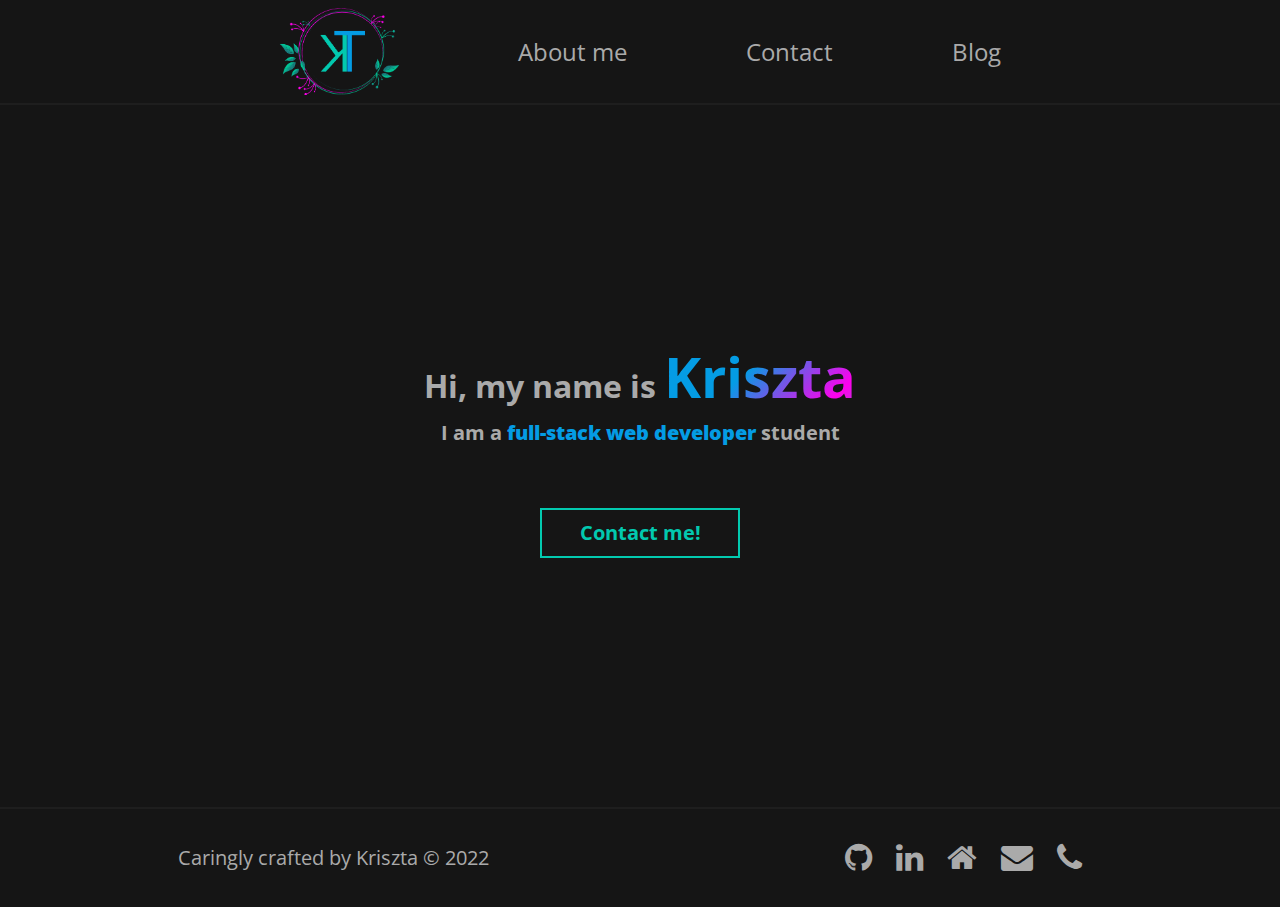
<file: index.html>
<!DOCTYPE html>
<html lang="en">
<head>
   <!--  Set up default values -->
    <meta charset="UTF-8">
    <meta http-equiv="X-UA-Compatible" content="IE=edge">
    <meta name="viewport" content="width=device-width, initial-scale=1.0">

    <!-- Link the css style sheet to the html document -->
    <link rel="stylesheet" href="css/style.css">

    <!-- Link the font from fonts.google.com that is used for the html document -->   
    <link rel="preconnect" href="https://fonts.googleapis.com">
    <link rel="preconnect" href="https://fonts.gstatic.com" crossorigin>
    <link href="https://fonts.googleapis.com/css2?family=Open+Sans:ital,wght@0,300;0,400;0,700;1,300;1,400;1,700&display=swap" rel="stylesheet">

    <!-- Link icons from font awesome for social media logos used in the footer -->
    <link rel="stylesheet" href="https://cdnjs.cloudflare.com/ajax/libs/font-awesome/4.7.0/css/font-awesome.min.css">

    <!-- Insert logo in the browser tab before the title -->

    <link rel="icon" href="img/logo.png">

    <!-- Define the title of the browser tab for the page -->
    <title>Kriszta's - Portfolio page</title>
</head>
<body class="body">
    <!-- Set up the header component of the page -->
    <header class="header">
        <div class="header-container">
        <!-- create main menu component for desktop and tablet viewport -->
        <nav id="main-menu">
            <ul>
              <li><a href="./index.html"><img class="logo" src="img/logo.png" alt="logo"></a></li>
              <li><a class="about" href="./pages/about.html">About me</a></li>
              <li><a class="contact" href="./pages/contact.html">Contact</a></li>
              <li><a class="blog" href="./pages/blog.html">Blog</a></li>
            </ul>
          </nav>
          
          <!-- Create hamburger menu component for mobile viewport -->
            <a href="/"><img class="logo-mobile" src="img/logo.png" alt="logo"></a>
            <input type="checkbox" id="hamburger-input" class="burger-shower" >
            <label  id="hamburger-menu" for="hamburger-input"  >
            
        <nav id="sidebar-menu">        
                    <ul role="list" class="nav-list" id="navigation">
                        <li><a class="about" href="./pages/about.html">About me</a></li>
                        <li><a class="contact" href="./pages/contact.html">Contact</a></li>
                        <li><a class="blog" href="./pages/blog.html">Blog</a></li>
                    </ul> 
                </nav>
            </label>
            <div class="overlay"></div>    
        </div>
    </header>

    <!-- Set up the main content component of the index page -->
    <main class="main-index">
        <section class="text-zone">
           <h2 class="main-line">Hi, my name is  <b class="name"> Kriszta </b> </h2> 
           <p>I am a <b class="profession">full-stack web developer</b>  student</p>
        </section>
        <section>
            <a href="./pages/contact.html"> <button class="main-btn" > Contact me! </button></a>
        </section>
    </main>

     <!-- Set up the footer component-->
     <footer class="footer">
        <!-- Social media icons component --> 
        <section class="social-icons">
            <ul>
                <li class="icon-li">
                    <a href="https://github.com/KrisztaT/T1A2-Portfolio" target="_blank"><i class="fa fa-github fa-2x" aria-hidden="true"></i></a>
                </li>

                <li class="icon-li">
                    <a href="https://www.linkedin.com/in/ktesenyi" target="_blank"><i class="fa fa-linkedin fa-2x" aria-hidden="true"></i></a>
                    
                </li>

                <li class="icon-li">
                    <a href="../index.html"><i class="fa fa-home fa-2x" aria-hidden="true"></i></a>
                    
                </li>

                 <li class="icon-li">
                    <a href="mailto:tesenyik@gmail.com"><i class="fa fa-envelope fa-2x" aria-hidden="true"></i></a>
                </li>

                <li class="icon-li">
                    <a href="tel:0491570006"><i class="fa fa-phone fa-2x" aria-hidden="true"></i></a>
                </li>

            </ul>
        </section>
        <section class="foot-txt"><p>Caringly crafted by Kriszta &copy 2022 </p></section>
        
    </footer> 
</body>
</html>
</file>
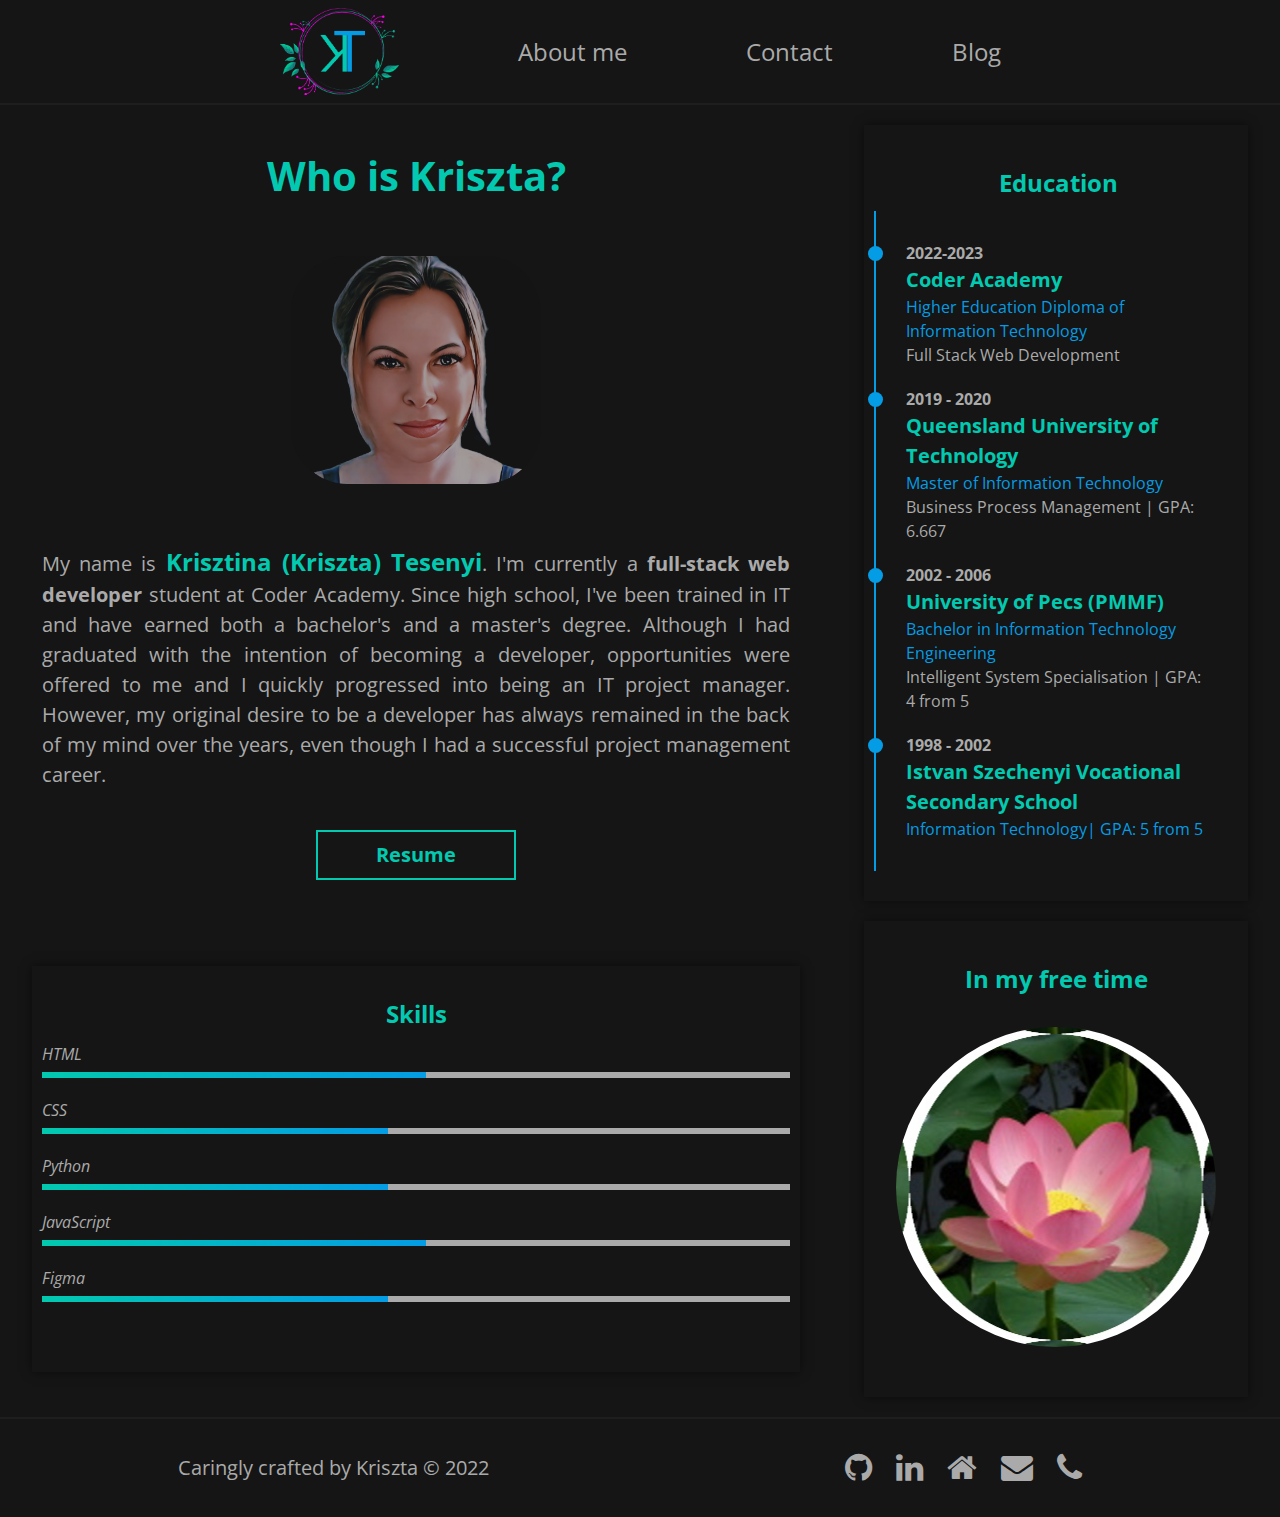
<file: pages/about.html>
<!DOCTYPE html>
<html lang="en">
<head>
   <!--  Set up default values -->
    <meta charset="UTF-8">
    <meta http-equiv="X-UA-Compatible" content="IE=edge">
    <meta name="viewport" content="width=device-width, initial-scale=1.0">

    <!-- Link the css style sheet to the html document -->
    <link rel="stylesheet" href="../css/style.css">

    <!-- Link the font from fonts.google.com that is used for the html document -->   
    <link rel="preconnect" href="https://fonts.googleapis.com">
    <link rel="preconnect" href="https://fonts.gstatic.com" crossorigin>
    <link href="https://fonts.googleapis.com/css2?family=Open+Sans:ital,wght@0,300;0,400;0,700;1,300;1,400;1,700&display=swap" rel="stylesheet">

    <!-- Link icons from font awesome for social media logos used in the footer -->
    <link rel="stylesheet" href="https://cdnjs.cloudflare.com/ajax/libs/font-awesome/4.7.0/css/font-awesome.min.css">

    <!-- Insert logo in the browser tab before the title -->

    <link rel="icon" href="../img/logo.png">

    <!-- Define the title of the browser tab for the page -->
    <title>Kriszta's - Portfolio page</title>
</head>

<body class="body">
    <!-- Set up the header component of the page -->
    <header class="header">
        <div class="header-container">
        <!-- create main menu component for desktop and tablet viewport -->
        <nav id="main-menu">
            <ul>
              <li><a href="../index.html"><img class="logo" src="../img/logo.png" alt="logo"></a></li>
              <li><a href="./about.html">About me</a></li>
              <li><a href="./contact.html">Contact</a></li>
              <li><a href="./blog.html">Blog</a></li>
            </ul>
          </nav>
          
          <!-- Create hamburger menu component for mobile viewport -->
        <a href="../index.html"><img class="logo-mobile" src="../img/logo.png" alt="logo"></a>
        <input type="checkbox" id="hamburger-input" class="burger-shower" >
        <label  id="hamburger-menu" for="hamburger-input"  >
            
        <nav id="sidebar-menu">        
                    <ul role="list" class="nav-list" id="navigation">
                        <li><a class="about" href="./about.html">About me</a></li>
                        <li><a class="contact" href="./contact.html">Contact</a></li>
                        <li><a class="blog" href="./blog.html">Blog</a></li>
                    </ul> 
                </nav>
            </label>
            <div class="overlay"></div>    
        </div>
    </header>

    <!-- Set up the main content of the about me page -->
    <main class="main-about">
        <!-- Short introduction component with headline, picture, textual information and a resume button -->
        <section class="about-left">
            <h1 class="headline">Who is Kriszta?</h1>
            <img class="me-photo" src="../img/kriszta.png" alt="kriszta picture">
            <p> My name is <b class="full-name">Krisztina (Kriszta) Tesenyi</b>. I'm currently a <b>full-stack web developer</b>  student at Coder Academy.
                Since high school, I've been trained in IT and have earned both a bachelor's and a master's degree.                
                Although I had graduated with the intention of becoming a developer, opportunities were offered to me and I quickly progressed into being an IT project manager.
                However, my original desire to be a developer has always remained in the back of my mind over the years, even though I had a successful project management career.
            </p>
            <a href="../doc/KrisztinaTesenyiResume.docx" target="_blank"><button class="resume-btn">Resume</button></a>
        </section>

        <!-- Vertical timeline component includes textual information about my education journey-->
        <section class="vertical-timeline">
            <h2 class="timeline-title">Education</h2>
            <ul role="list" class="timeline">

                <li class="li-school">
                    <p class="date"> 2022-2023</p>
                    <div class="info">
                        <h3 class="school">Coder Academy  </h3>
                        <p class="title">Higher Education Diploma of Information Technology </p>
                        <p>Full Stack Web Development</p>
                    </div>
                </li>

                <li class="li-school">
                    <p class="date"> 2019 - 2020</p>
                    <div class="info">
                        <h3 class="school">Queensland University of Technology  </h3>
                        <p class="title">Master of Information Technology </p>
                        <p>Business Process Management | GPA: 6.667</p>
                    </div>
                </li>

                <li class="li-school">
                    <p class="date">2002 - 2006</p>
                    <div class="info">
                        <h3 class="school">University of Pecs (PMMF) </h3>
                        <p class="title">Bachelor in Information Technology Engineering  </p>
                        <p>Intelligent System Specialisation | GPA: 4 from 5</p>
                    </div>
                </li>
              
                <li class="li-school">
                    <p class="date">1998 - 2002</p>
                    <div class="info">
                        <h3 class="school">Istvan Szechenyi Vocational Secondary School</h3>
                        <p class="title">Information Technology| GPA: 5 from 5</p>
                    </div>
                </li>

            </ul>
        </section>
     
        <!-- Skill bar component includes information about my skills, they are for presentation purposes -->
        <section class="skill-bar">
            <h2 class="skill-title">Skills</h2>
            <ul role="list" class="my-skills">

                <li><span class="html5"></span><em>HTML</em></li>
                <li><span class="css3"></span><em>CSS</em></li>
                <li><span class="python"></span><em>Python</em></li>
                <li><span class="js"></span><em>JavaScript</em></li>
                <li><span class="figma"></span><em>Figma</em></li>
                
            </ul>
        </section>

        <!-- Hobby card component include pictures about my hobbies, styled with css  -->
        <section class="hobby-card">
            <h2 class="slider-title">In my free time</h2>
            <div class="hobby-pics"></div>
        </section>  

    </main>

    <!-- Set up the footer component-->
    <footer class="footer">
        <!-- Social media icons component --> 
        <section class="social-icons">
            <ul>
                <li class="icon-li">
                    <a href="https://github.com/KrisztaT/T1A2-Portfolio" target="_blank"><i class="fa fa-github fa-2x" aria-hidden="true"></i></a>
                </li>

                <li class="icon-li">
                    <a href="https://www.linkedin.com/in/ktesenyi" target="_blank"><i class="fa fa-linkedin fa-2x" aria-hidden="true"></i></a>
                    
                </li>

                <li class="icon-li">
                    <a href="../index.html"><i class="fa fa-home fa-2x" aria-hidden="true"></i></a>
                    
                </li>

                 <li class="icon-li">
                    <a href="mailto:tesenyik@gmail.com"><i class="fa fa-envelope fa-2x" aria-hidden="true"></i></a>
                </li>

                <li class="icon-li">
                    <a href="tel:0491570006"><i class="fa fa-phone fa-2x" aria-hidden="true"></i></a>
                </li>

            </ul>
        </section>
        <section class="foot-txt"><p>Caringly crafted by Kriszta &copy 2022 </p></section>
        
    </footer> 

</body>
</html>
</file>
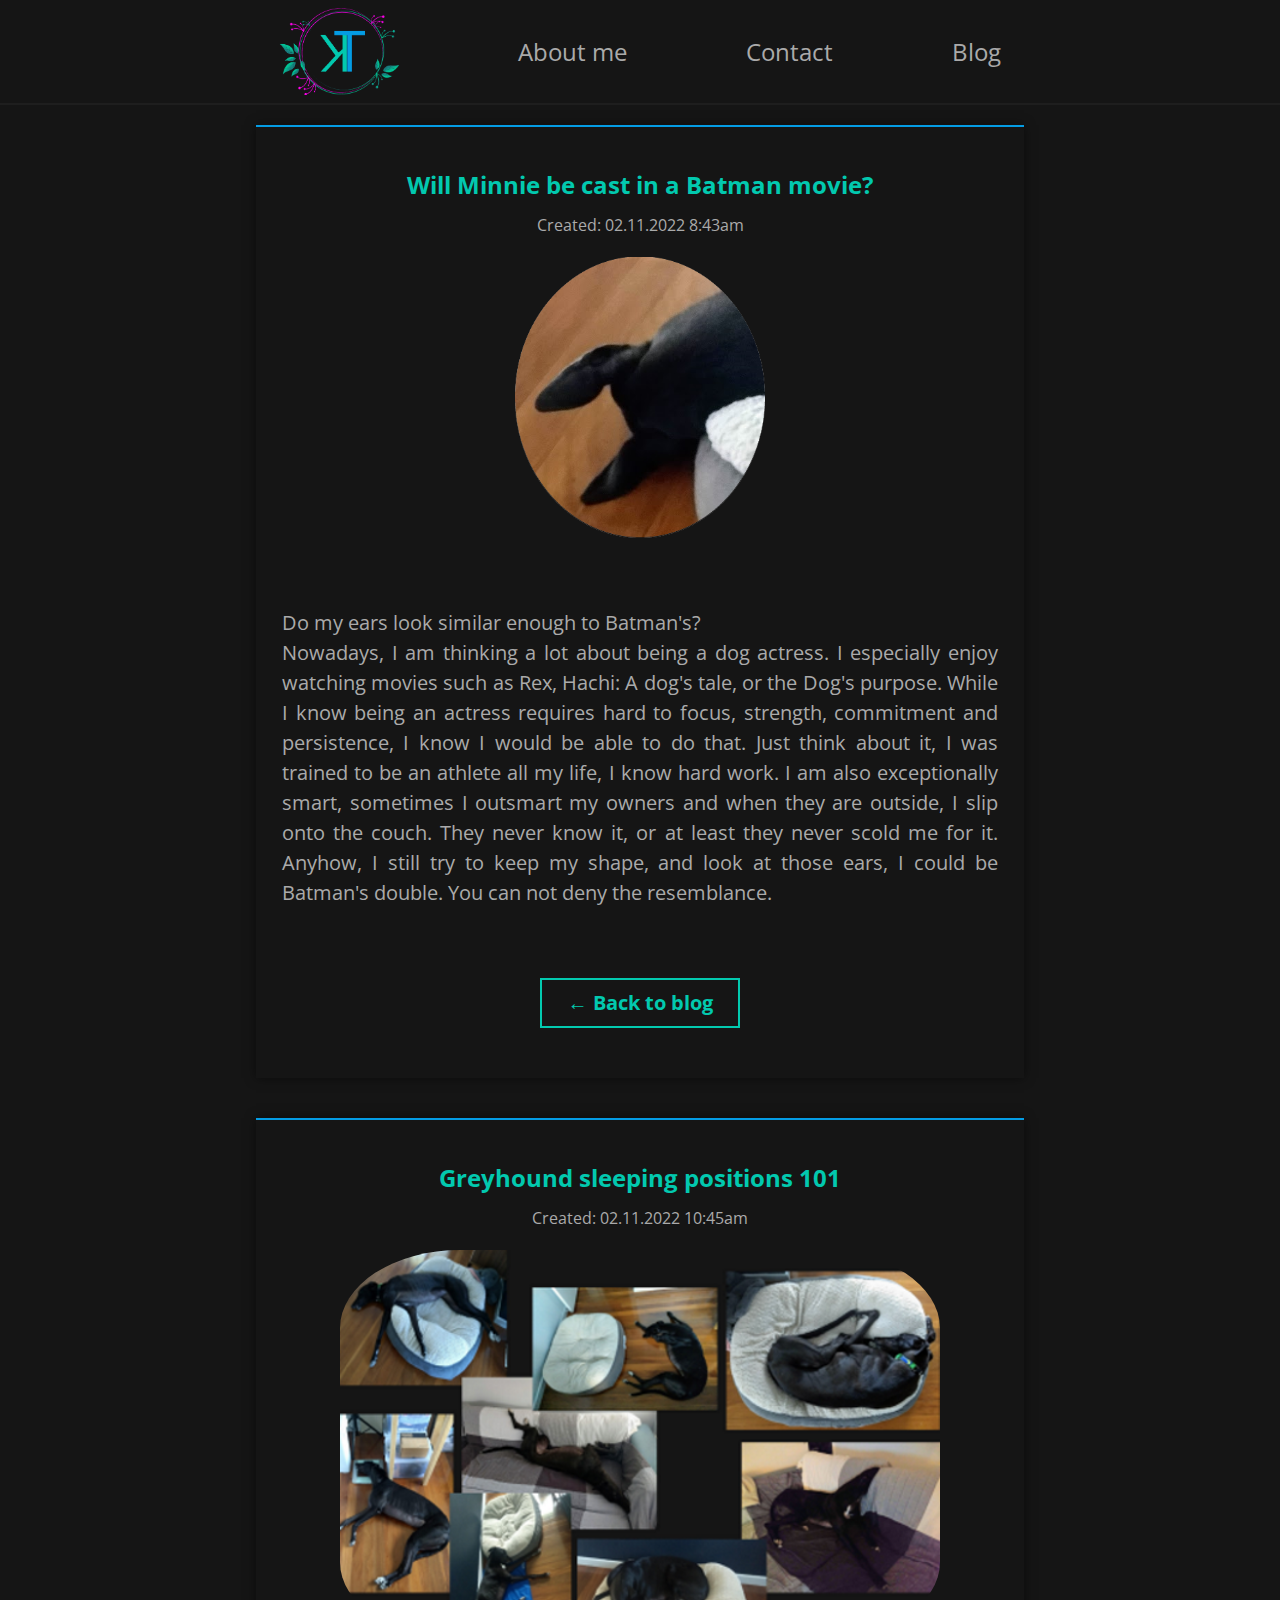
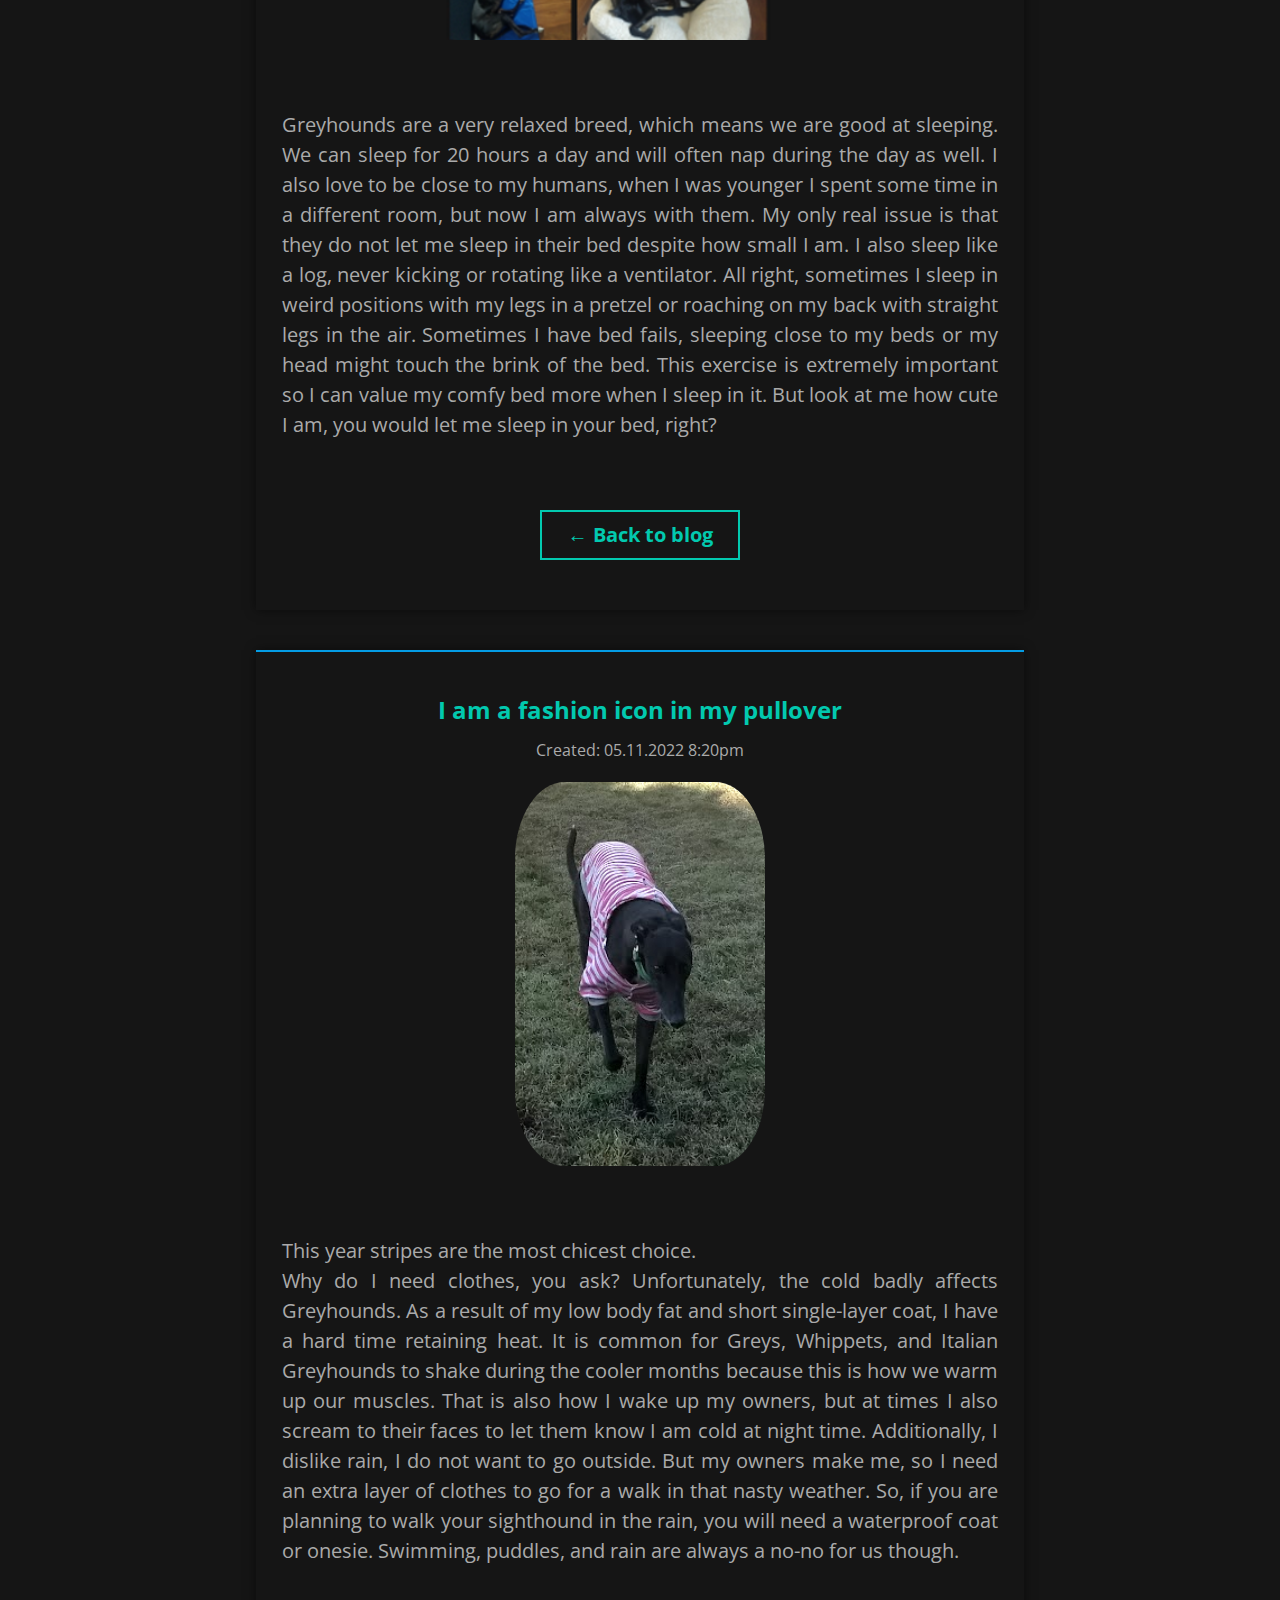
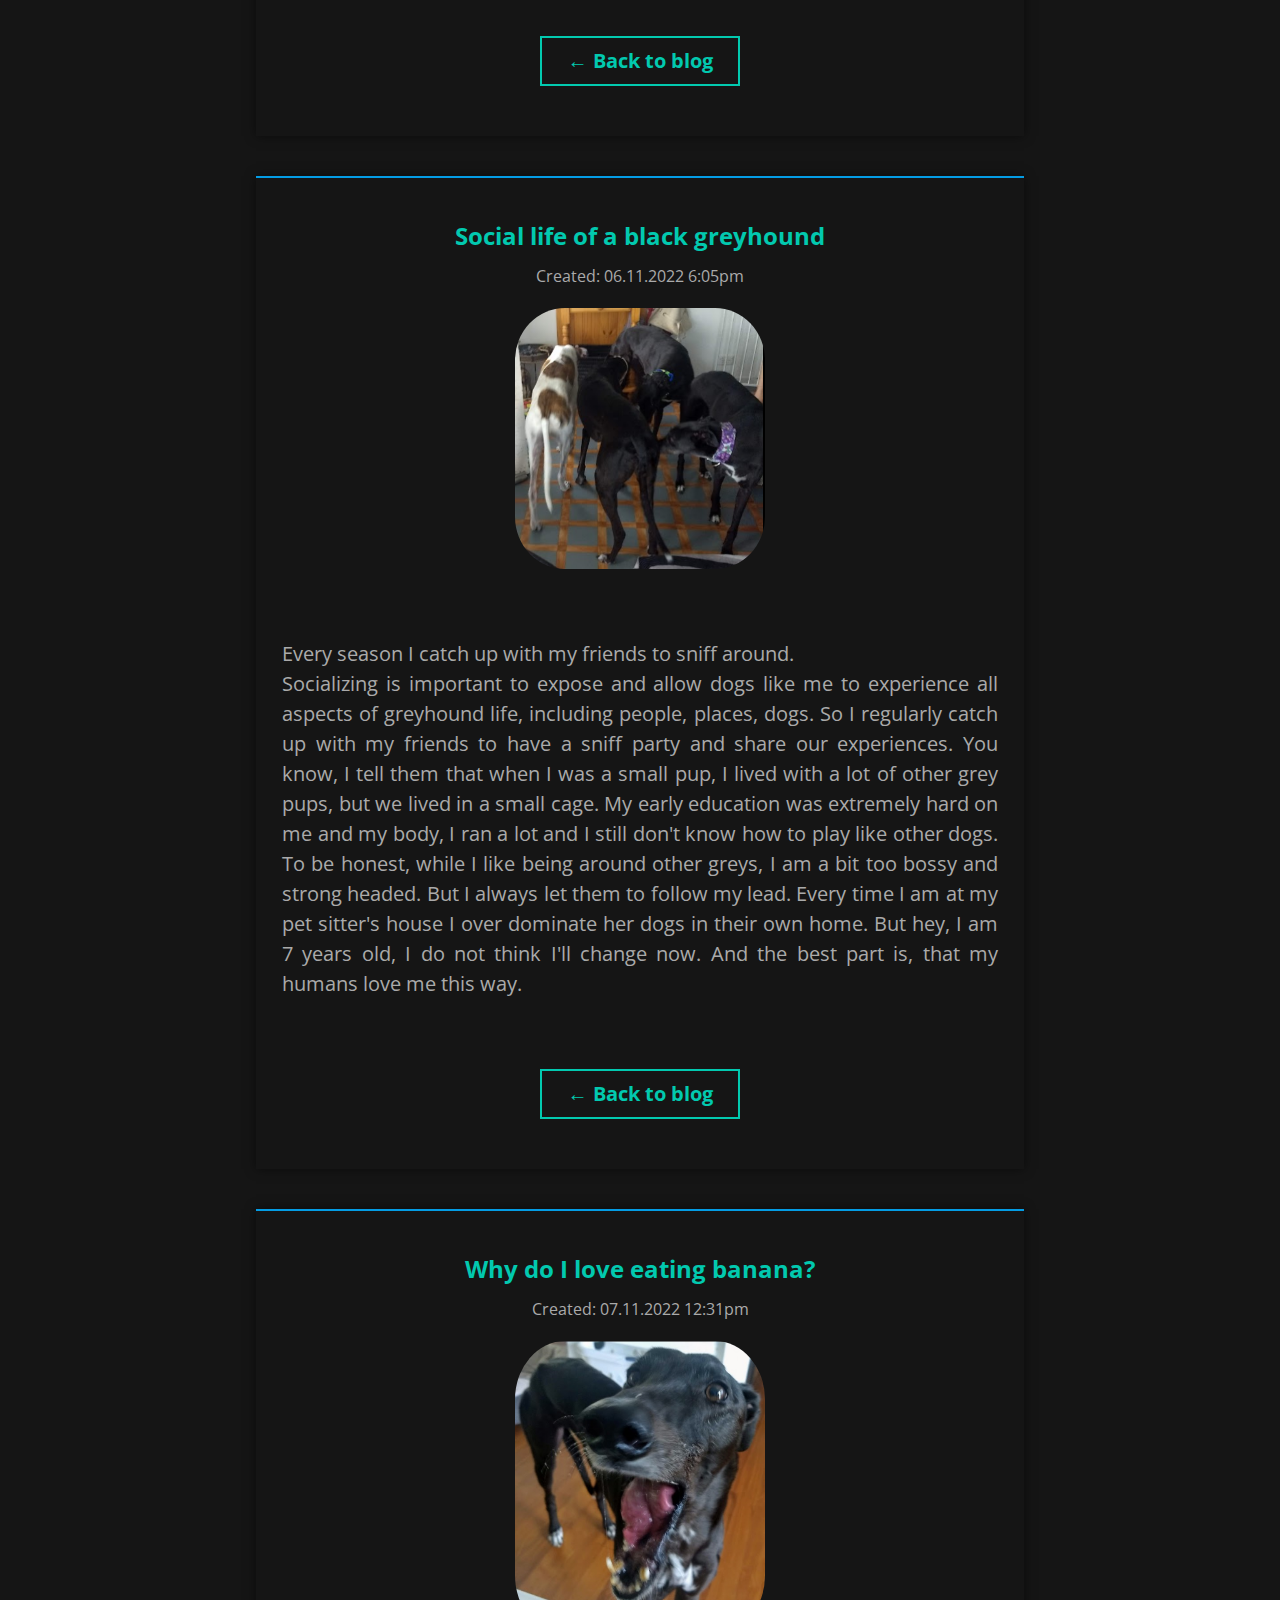
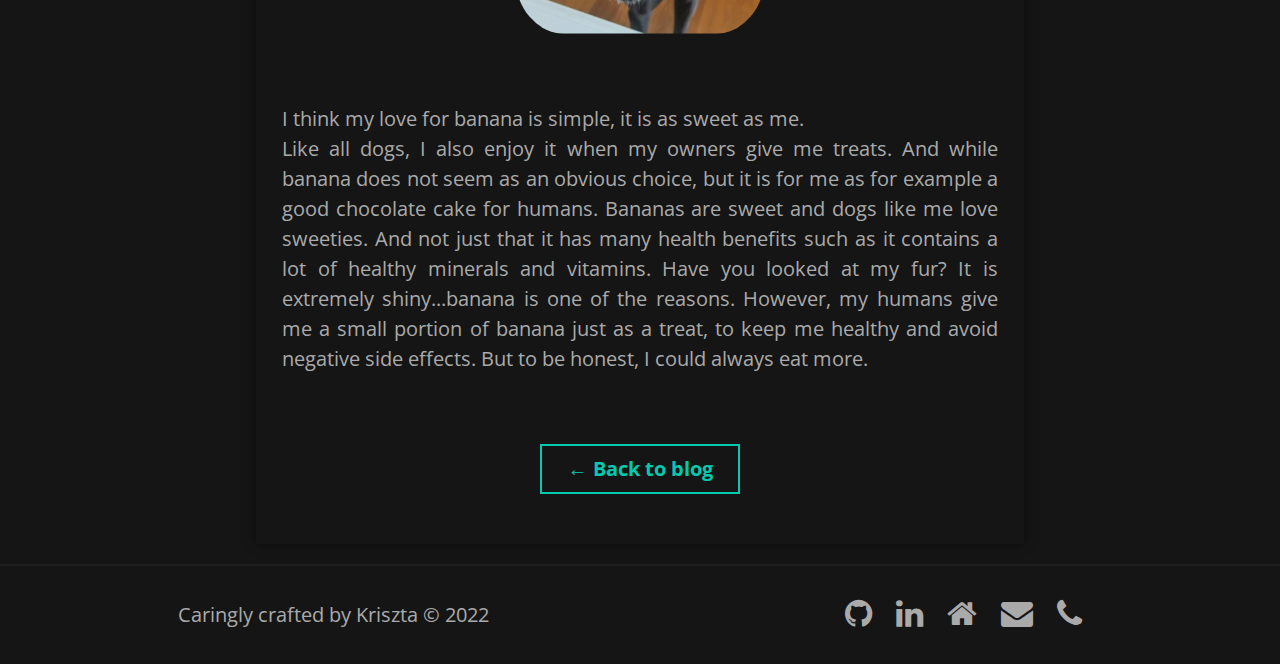
<file: pages/blog-posts.html>
<!DOCTYPE html>
<html lang="en">
<head>
   <!--  Set up default values -->
    <meta charset="UTF-8">
    <meta http-equiv="X-UA-Compatible" content="IE=edge">
    <meta name="viewport" content="width=device-width, initial-scale=1.0">

    <!-- Link the css style sheet to the html document -->
    <link rel="stylesheet" href="../css/style.css">

    <!-- Link the font from fonts.google.com that is used for the html document -->   
    <link rel="preconnect" href="https://fonts.googleapis.com">
    <link rel="preconnect" href="https://fonts.gstatic.com" crossorigin>
    <link href="https://fonts.googleapis.com/css2?family=Open+Sans:ital,wght@0,300;0,400;0,700;1,300;1,400;1,700&display=swap" rel="stylesheet">

    <!-- Link icons from font awesome for social media logos used in the footer -->
    <link rel="stylesheet" href="https://cdnjs.cloudflare.com/ajax/libs/font-awesome/4.7.0/css/font-awesome.min.css">

    <!-- Insert logo in the browser tab before the title -->

    <link rel="icon" href="../img/logo.png">

    <!-- Define the title of the browser tab for the page -->
    <title>Kriszta's - Portfolio page</title>
</head>
<body class="body">
    <!-- Set up the header component of the page -->
    <header class="header">
        <div class="header-container">
        <!-- create main menu component for desktop and tablet viewport -->
        <nav id="main-menu">
            <ul>
              <li><a href="../index.html"><img class="logo" src="../img/logo.png" alt="logo"></a></li>
              <li><a href="./about.html">About me</a></li>
              <li><a href="./contact.html">Contact</a></li>
              <li><a href="./blog.html">Blog</a></li>
            </ul>
          </nav>
          
          <!-- Create hamburger menu component for mobile viewport -->
            <a href="../index.html"><img class="logo-mobile" src="../img/logo.png" alt="logo"></a>
            <input type="checkbox" id="hamburger-input" class="burger-shower" >
            <label  id="hamburger-menu" for="hamburger-input"  >
            
        <nav id="sidebar-menu">        
                    <ul role="list" class="nav-list" id="navigation">
                        <li><a class="about" href="./about.html">About me</a></li>
                        <li><a class="contact" href="./contact.html">Contact</a></li>
                        <li><a class="blog" href="./blog.html">Blog</a></li>
                    </ul> 
                </nav>
            </label>
            <div class="overlay"></div>    
        </div>
    </header>

    <!-- Set up the main content of the blog page -->
    <main class="main-blog-posts">
        <!-- blog posts component -->
        <section class="blog-posts">

            <article id="article1" class="blog-post">
                <h2 class="blog-title">Will Minnie be cast in a Batman movie?</h2>
                <time class="date" datetime="2022-11-02 8:43">Created: 02.11.2022 8:43am</time>
                <img class="blog-img" src="../img/minnie.png" alt="Minnie">
                <p class="blog-txt"> Do my ears look similar enough to Batman's?
                    <br> Nowadays, I am thinking a lot about being a dog actress. I especially enjoy watching movies
                    such as Rex, Hachi: A dog's tale, or the Dog's purpose. While I know being an actress requires hard to focus, strength, commitment
                    and persistence, I know I would be able to do that. Just think about it, I was trained to be an athlete all my life, I know hard
                    work. I am also exceptionally smart, sometimes I outsmart my owners and when they are outside, I slip onto the couch. They never know it,
                    or at least they never scold me for it. Anyhow, I still try to keep my shape, and look at those ears, I could be Batman's double. You can not
                    deny the resemblance.
                </p>
                <a href="./blog.html"><button class="back-btn">&#8592; Back to blog</button></a>
            </article>

            <article id="article2" class="blog-post">
                <h2 class="blog-title">Greyhound sleeping positions 101</h2>
                <time class="date" datetime="2022-11-02 8:43">Created: 02.11.2022 10:45am</time>
                <img class="blog-img" src="../img/minnie-sleep.png" alt="Minnie sleeping" style="width:600px">
                <p class="blog-txt">Greyhounds are a very relaxed breed, which means we are good at sleeping. 
                    We can sleep for 20 hours a day and will often nap during the day as well. I also love
                    to be close to my humans, when I was younger I spent some time in a different room, but now I am always with them.
                    My only real issue is that they do not let me sleep in their bed despite how small I am. I also sleep like a log, never kicking or rotating like a ventilator.
                    All right, sometimes I sleep in weird positions with my legs in a pretzel or roaching on my back with straight legs in the air. Sometimes I have bed fails, sleeping close to my beds
                    or my head might touch the brink of the bed. This exercise is extremely important so I can value my comfy bed more when I sleep in it. But look at me how cute I am, you would let me sleep in your bed, right?
                </p>
                <a href="./blog.html"><button class="back-btn">&#8592; Back to blog</button></a>
            </article>

            <article id="article3" class="blog-post">
                <h2 class="blog-title">I am a fashion icon in my pullover</h2>
                <time class="date" datetime="2022-11-02 8:43">Created: 05.11.2022 8:20pm</time>
                <img class="blog-img" src="../img/minnie-yoga.png" alt="Minnie Yoga">
                <p class="blog-txt"> This year stripes are the most chicest choice.
                    <br> Why do I need clothes, you ask? Unfortunately, the cold badly affects Greyhounds.
                    As a result of my low body fat and short single-layer coat, I have a hard time retaining heat. It is common for Greys, Whippets, and Italian Greyhounds to shake during the cooler months because this is how we warm up our muscles.
                    That is also how I wake up my owners, but at times I also scream to their faces to let them know I am cold at night time.
                    Additionally, I dislike rain, I do not want to go outside. But my owners make me, so I need an extra layer of clothes to go for a walk in that nasty weather.
                    So, if you are planning to walk your sighthound in the rain, you will need a waterproof coat or onesie. Swimming, puddles, and rain are always a no-no for us though.
                </p>
                <a href="./blog.html"><button class="back-btn">&#8592; Back to blog</button></a>
            </article>

            <article id="article4" class="blog-post">
                <h2 class="blog-title">Social life of a black greyhound</h2>
                <time class="date" datetime="2022-11-02 8:43">Created: 06.11.2022 6:05pm</time>
                <img class="blog-img" src="../img/minnie-friends.png" alt="Minnie with friends">
                <p class="blog-txt"> Every season I catch up with my friends to sniff around.
                   <br> Socializing is important to expose and allow dogs like me to experience all aspects of greyhound life, including people, places, dogs.
                   So I regularly catch up with my friends to have a sniff party and share our experiences. 
                   You know, I tell them that when I was a small pup, I lived with a lot of other grey pups, but we lived in a small cage. My early education was extremely hard on me and my body, I ran a lot and I still don't know how to play like other dogs.
                   To be honest, while I like being around other greys, I am a bit too bossy and strong headed. But I always let them to follow my lead. Every time I am at my pet sitter's house I over dominate her dogs in their own home.
                    But hey, I am 7 years old, I do not think I'll change now. And the best part is, that my humans love me this way. 
                </p>
                <a href="./blog.html"><button class="back-btn">&#8592; Back to blog</button></a>
            </article>

            <article id="article5" class="blog-post">
                <h2 class="blog-title">Why do I love eating banana?</h2>
                <time class="date" datetime="2022-11-02 8:43">Created: 07.11.2022 12:31pm</time>
                <img class="blog-img" src="../img/minnie-banana.png" alt="Minnie eats banana">
                <p class="blog-txt">I think my love for banana is simple, it is as sweet as me.
                   <br> Like all dogs, I also enjoy it when my owners give me treats. And while banana does not seem
                   as an obvious choice, but it is for me as for example a good chocolate cake for humans.
                   Bananas are sweet and dogs like me love sweeties. And not just that it has many health benefits
                   such as it contains a lot of healthy minerals and vitamins. Have you looked at my fur? It is extremely
                   shiny...banana is one of the reasons. However, my humans give me a small portion of banana just as a treat, to keep
                   me healthy and avoid negative side effects. But to be honest, I could always eat more.
                </p>
                <a href="./blog.html"><button class="back-btn">&#8592; Back to blog</button></a>
            </article>

        </section>
    </main>

    <!-- Set up the footer component-->
    <footer class="footer">
        <!-- Social media icons component --> 
        <section class="social-icons">
            <ul>
                <li class="icon-li">
                    <a href="https://github.com/KrisztaT/T1A2-Portfolio" target="_blank"><i class="fa fa-github fa-2x" aria-hidden="true"></i></a>
                </li>

                <li class="icon-li">
                    <a href="https://www.linkedin.com/in/ktesenyi" target="_blank"><i class="fa fa-linkedin fa-2x" aria-hidden="true"></i></a>
                    
                </li>

                <li class="icon-li">
                    <a href="../index.html"><i class="fa fa-home fa-2x" aria-hidden="true"></i></a>
                    
                </li>

                 <li class="icon-li">
                    <a href="mailto:tesenyik@gmail.com"><i class="fa fa-envelope fa-2x" aria-hidden="true"></i></a>
                </li>

                <li class="icon-li">
                    <a href="tel:0491570006"><i class="fa fa-phone fa-2x" aria-hidden="true"></i></a>
                </li>

            </ul>
        </section>
        <section class="foot-txt"><p>Caringly crafted by Kriszta &copy 2022 </p></section>
        
    </footer> 
</body>
</html>
</file>
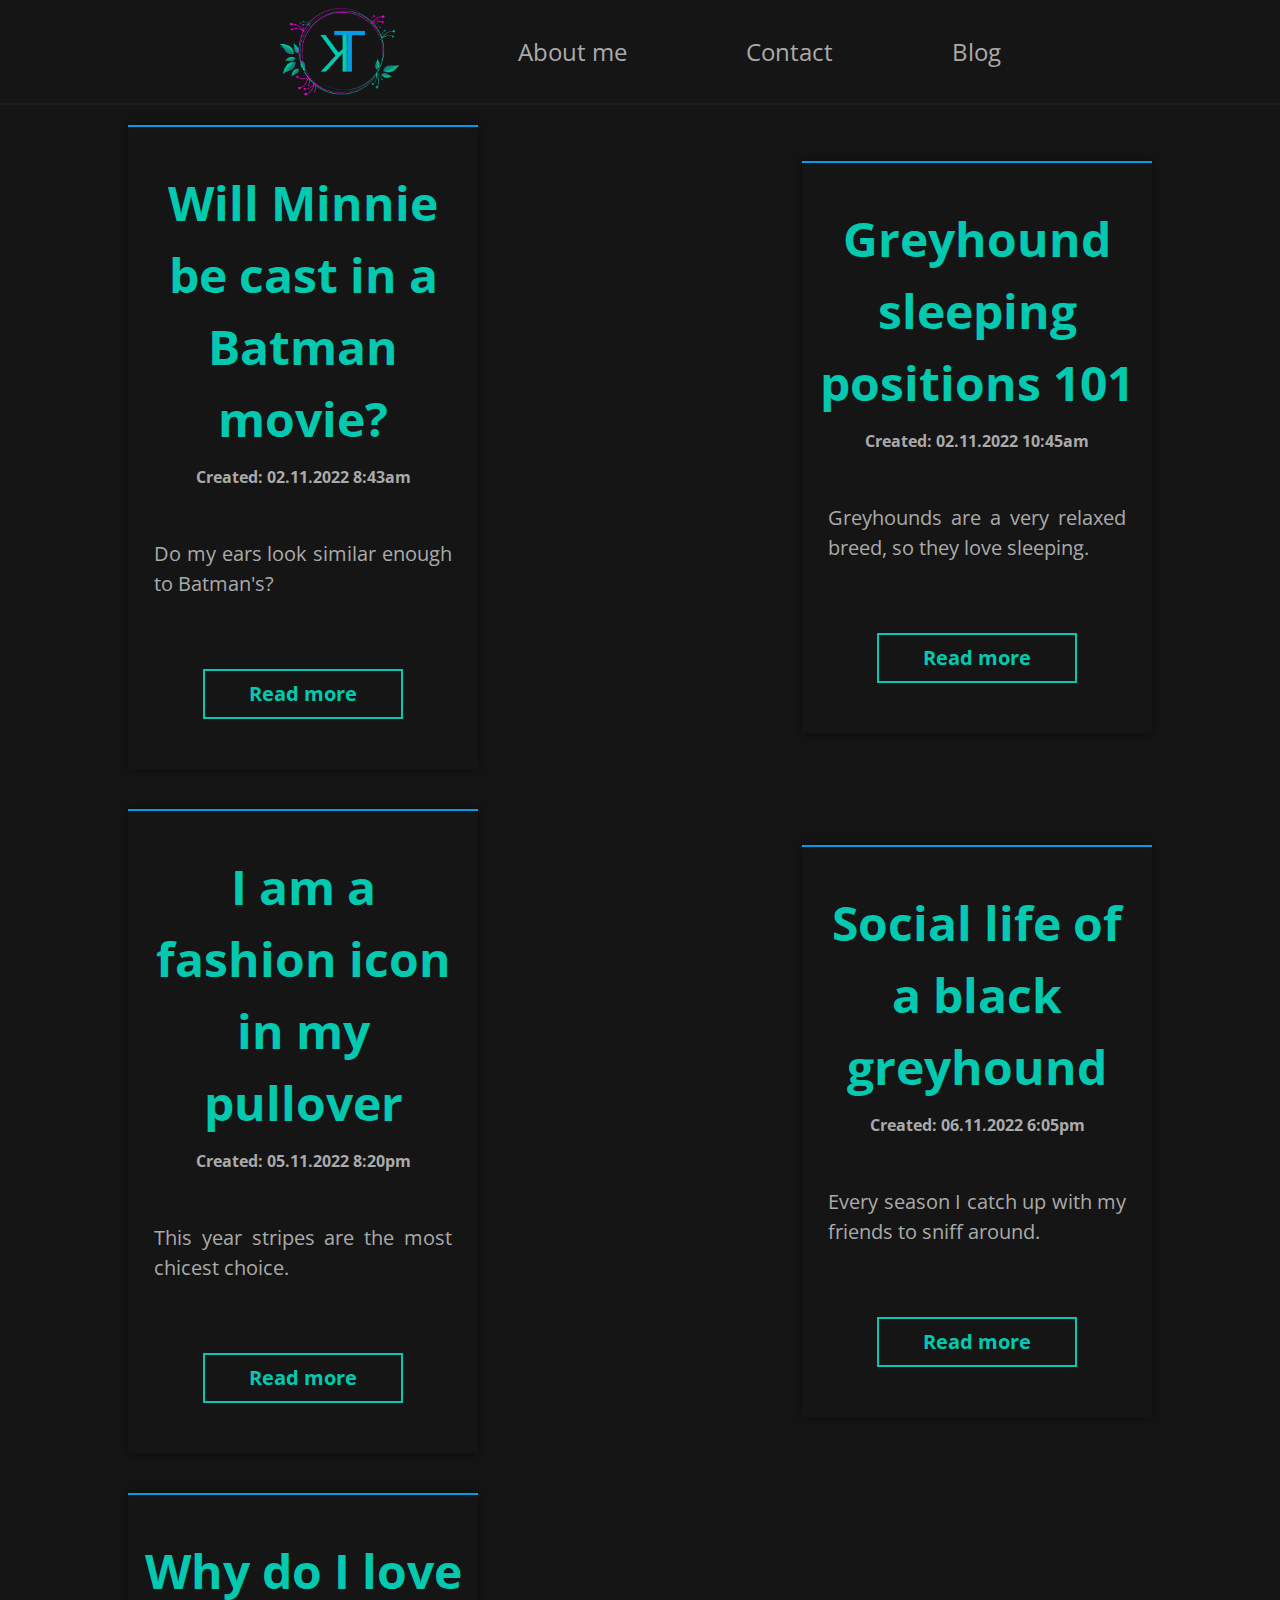
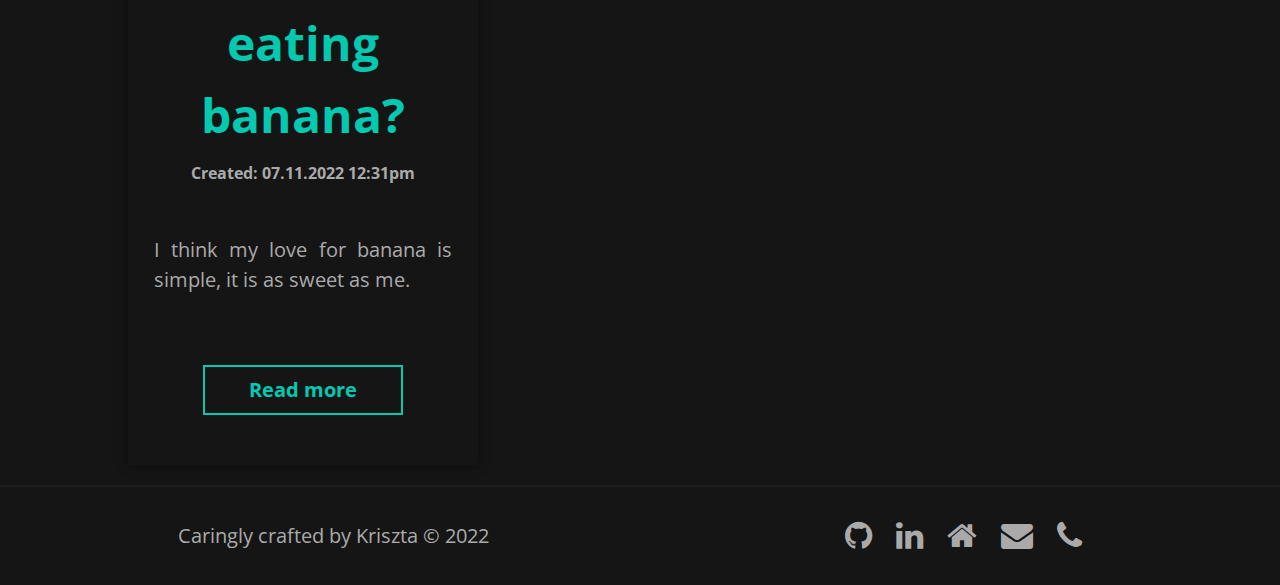
<file: pages/blog.html>
<!DOCTYPE html>
<html lang="en">
<head>
   <!--  Set up default values -->
    <meta charset="UTF-8">
    <meta http-equiv="X-UA-Compatible" content="IE=edge">
    <meta name="viewport" content="width=device-width, initial-scale=1.0">

    <!-- Link the css style sheet to the html document -->
    <link rel="stylesheet" href="../css/style.css">

    <!-- Link the font from fonts.google.com that is used for the html document -->   
    <link rel="preconnect" href="https://fonts.googleapis.com">
    <link rel="preconnect" href="https://fonts.gstatic.com" crossorigin>
    <link href="https://fonts.googleapis.com/css2?family=Open+Sans:ital,wght@0,300;0,400;0,700;1,300;1,400;1,700&display=swap" rel="stylesheet">

    <!-- Link icons from font awesome for social media logos used in the footer -->
    <link rel="stylesheet" href="https://cdnjs.cloudflare.com/ajax/libs/font-awesome/4.7.0/css/font-awesome.min.css">

    <!-- Insert logo in the browser tab before the title -->

    <link rel="icon" href="../img/logo.png">

    <!-- Define the title of the browser tab for the page -->
    <title>Kriszta's - Portfolio page</title>
</head>
<body class="body">
    <!-- Set up the header component of the page -->
    <header class="header">
        <div class="header-container">
        <!-- create main menu component for desktop and tablet viewport -->
        <nav id="main-menu">
            <ul>
              <li><a href="../index.html"><img class="logo" src="../img/logo.png" alt="logo"></a></li>
              <li><a href="./about.html">About me</a></li>
              <li><a href="./contact.html">Contact</a></li>
              <li><a href="./blog.html">Blog</a></li>
            </ul>
          </nav>
          
          <!-- Create hamburger menu component for mobile viewport -->
            <a href="../index.html"><img class="logo-mobile" src="../img/logo.png" alt="logo"></a>
            <input type="checkbox" id="hamburger-input" class="burger-shower" >
            <label  id="hamburger-menu" for="hamburger-input"  >
            
        <nav id="sidebar-menu">        
                    <ul role="list" class="nav-list" id="navigation">
                        <li><a class="about" href="./about.html">About me</a></li>
                        <li><a class="contact" href="./contact.html">Contact</a></li>
                        <li><a class="blog" href="./blog.html">Blog</a></li>
                    </ul> 
                </nav>
            </label>
            <div class="overlay"></div>    
        </div>
    </header>

    <!-- Set up the main content of the blog page -->
    <main class="main-blog">
        <!-- Blog cards component -->
        <section class="blog">
            <article class="blog-card">
                <a class="blog-title" href="./blog-posts.html#article1"><h1 >Will Minnie be cast in a Batman movie?</h1></a>
                <time class="date" datetime="2022-11-02 8:43">Created: 02.11.2022 8:43am</time>
                <p class="blog-overview"> Do my ears look similar enough to Batman's? </p>
                <a href="./blog-posts.html#article1"><button class="blog-btn">Read more</button></a>
            </article>
            <article class="blog-card">
                <a class="blog-title" href="./blog-posts.html#article2"><h1 >Greyhound sleeping positions 101</h1></a>
                <time class="date" datetime="2022-11-02 8:43">Created: 02.11.2022 10:45am</time>
                <p class="blog-overview"> Greyhounds are a very relaxed breed, so they love sleeping. </p>
                <a href="./blog-posts.html#article2"><button class="blog-btn">Read more</button></a>
            </article>
            <article class="blog-card">
                <a class="blog-title" href="./blog-posts.html#article3"><h1>I am a fashion icon in my pullover</h1></a>
                <time class="date" datetime="2022-11-02 8:43">Created: 05.11.2022 8:20pm</time>
                <p class="blog-overview"> This year stripes are the most chicest choice. </p>
                <a href="./blog-posts.html#article3"><button class="blog-btn">Read more</button></a>
            </article>
            <article class="blog-card">
                <a class="blog-title" href="./blog-posts.html#article4"><h1>Social life of a black greyhound</h1></a>
                <time class="date" datetime="2022-11-02 8:43">Created: 06.11.2022 6:05pm</time>
                <p class="blog-overview"> Every season I catch up with my friends to sniff around. </p>
                <a href="./blog-posts.html#article4"><button class="blog-btn">Read more</button></a>
            </article>
            <article class="blog-card">
                <a class="blog-title" href="./blog-posts.html#article5"><h1>Why do I love eating banana?</h1></a>
                <time class="date" datetime="2022-11-02 8:43">Created: 07.11.2022 12:31pm</time>
                <p class="blog-overview"> I think my love for banana is simple, it is as sweet as me. </p>
                <a href="./blog-posts.html#article5"><button class="blog-btn">Read more</button></a>
            </article>
        </section>
    </main>

     <!-- Set up the footer component-->
     <footer class="footer">
        <!-- Social media icons component --> 
        <section class="social-icons">
            <ul>
                <li class="icon-li">
                    <a href="https://github.com/KrisztaT/T1A2-Portfolio" target="_blank"><i class="fa fa-github fa-2x" aria-hidden="true"></i></a>
                </li>

                <li class="icon-li">
                    <a href="https://www.linkedin.com/in/ktesenyi" target="_blank"><i class="fa fa-linkedin fa-2x" aria-hidden="true"></i></a>
                    
                </li>

                <li class="icon-li">
                    <a href="../index.html"><i class="fa fa-home fa-2x" aria-hidden="true"></i></a>
                    
                </li>

                 <li class="icon-li">
                    <a href="mailto:tesenyik@gmail.com"><i class="fa fa-envelope fa-2x" aria-hidden="true"></i></a>
                </li>

                <li class="icon-li">
                    <a href="tel:0491570006"><i class="fa fa-phone fa-2x" aria-hidden="true"></i></a>
                </li>

            </ul>
        </section>
        <section class="foot-txt"><p>Caringly crafted by Kriszta &copy 2022 </p></section>
        
    </footer> 
</body>
</html>
</file>
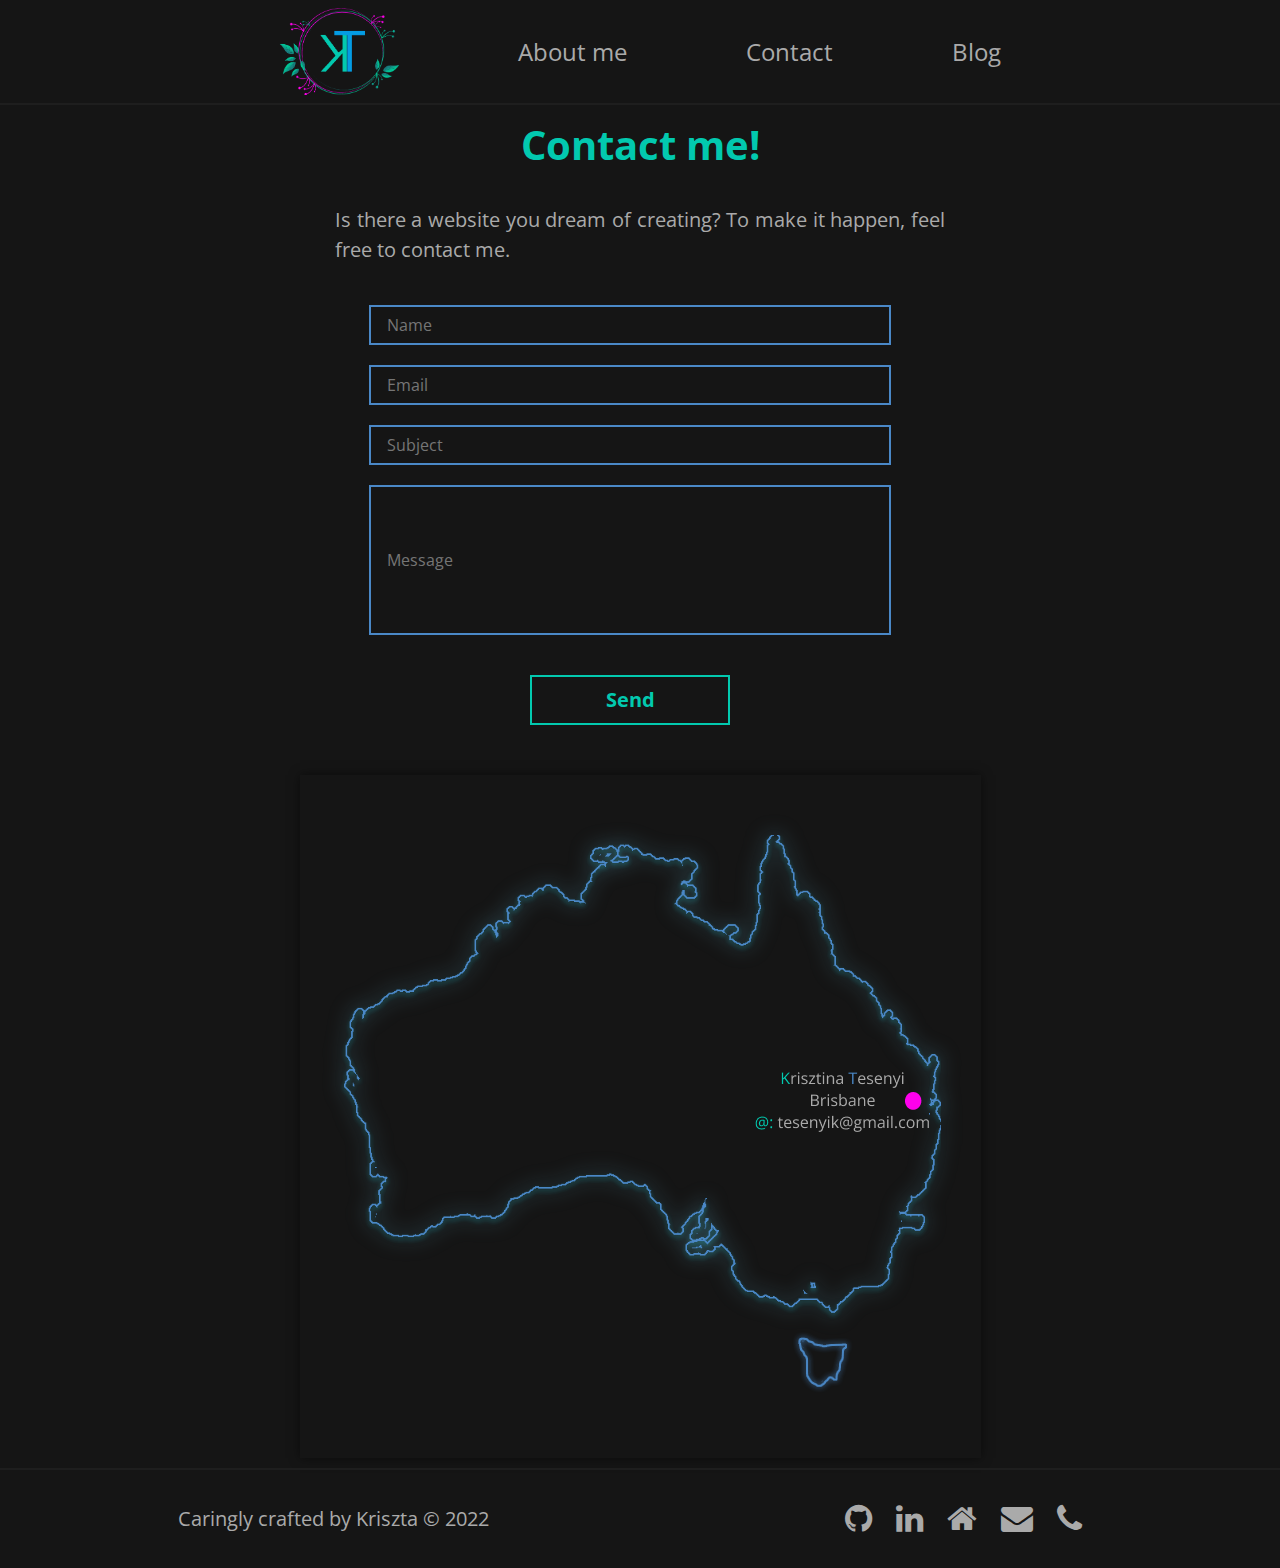
<file: pages/contact.html>
<!DOCTYPE html>
<html lang="en">
<head>
   <!--  Set up default values -->
    <meta charset="UTF-8">
    <meta http-equiv="X-UA-Compatible" content="IE=edge">
    <meta name="viewport" content="width=device-width, initial-scale=1.0">

    <!-- Link the css style sheet to the html document -->
    <link rel="stylesheet" href="../css/style.css">

    <!-- Link the font from fonts.google.com that is used for the html document -->   
    <link rel="preconnect" href="https://fonts.googleapis.com">
    <link rel="preconnect" href="https://fonts.gstatic.com" crossorigin>
    <link href="https://fonts.googleapis.com/css2?family=Open+Sans:ital,wght@0,300;0,400;0,700;1,300;1,400;1,700&display=swap" rel="stylesheet">

    <!-- Link icons from font awesome for social media logos used in the footer -->
    <link rel="stylesheet" href="https://cdnjs.cloudflare.com/ajax/libs/font-awesome/4.7.0/css/font-awesome.min.css">

    <!-- Insert logo in the browser tab before the title -->

    <link rel="icon" href="../img/logo.png">

    <!-- Define the title of the browser tab for the page -->
    <title>Kriszta's - Portfolio page</title>
</head>
<body class="body">
    <!-- Set up the header component of the page -->
    <header class="header">
        <div class="header-container">
        <!-- create main menu component for desktop and tablet viewport -->
        <nav id="main-menu">
            <ul>
              <li><a href="../index.html"><img class="logo" src="../img/logo.png" alt="logo"></a></li>
              <li><a href="./about.html">About me</a></li>
              <li><a href="./contact.html">Contact</a></li>
              <li><a href="./blog.html">Blog</a></li>
            </ul>
          </nav>
          
          <!-- Create hamburger menu component for mobile viewport -->
            <a href="../index.html"><img class="logo-mobile" src="../img/logo.png" alt="logo"></a>
            <input type="checkbox" id="hamburger-input" class="burger-shower" >
            <label  id="hamburger-menu" for="hamburger-input"  >
            
        <nav id="sidebar-menu">        
                    <ul role="list" class="nav-list" id="navigation">
                        <li><a class="about" href="./about.html">About me</a></li>
                        <li><a class="contact" href="./contact.html">Contact</a></li>
                        <li><a class="blog" href="./blog.html">Blog</a></li>
                    </ul> 
                </nav>
            </label>
            <div class="overlay"></div>    
        </div>
    </header>

    <!-- Set up the main content of the contact page contact form-->
    <main class="main-contact">
        <!-- Message zone component for contact form -->
        <div class="message-zone">
            <h2 class="headline"> Contact me!</h2>
            <p>Is there a website you dream of creating?
                To make it happen, feel free to contact me.</p>
             <!-- Contact form component-->
            <form action="/" method="get" class="contact-form">
                <ul role="list">
                    <li><input type="text" name="name" id="" placeholder="Name"></li>
                    <li><input type="email" name="email" id="" placeholder="Email"></li>
                    <li><input type="text" name="subject" id="" placeholder="Subject"></li>
                    <li><input type="text" name="message" id="message" placeholder="Message"></li>
                    <li> <input type="button" value= "Send" ></li>               
                </ul>
            </form>
         </div>
        <figure class="'loc-img">
            <img class="location" src="../img/location-img.png" alt="location">  
        </figure>
    </main>

     <!-- Set up the footer component-->
     <footer class="footer">
        <!-- Social media icons component --> 
        <section class="social-icons">
            <ul>
                <li class="icon-li">
                    <a href="https://github.com/KrisztaT/T1A2-Portfolio" target="_blank"><i class="fa fa-github fa-2x" aria-hidden="true"></i></a>
                </li>

                <li class="icon-li">
                    <a href="https://www.linkedin.com/in/ktesenyi" target="_blank"><i class="fa fa-linkedin fa-2x" aria-hidden="true"></i></a>
                    
                </li>

                <li class="icon-li">
                    <a href="../index.html"><i class="fa fa-home fa-2x" aria-hidden="true"></i></a>
                    
                </li>

                 <li class="icon-li">
                    <a href="mailto:tesenyik@gmail.com"><i class="fa fa-envelope fa-2x" aria-hidden="true"></i></a>
                </li>

                <li class="icon-li">
                    <a href="tel:0491570006"><i class="fa fa-phone fa-2x" aria-hidden="true"></i></a>
                </li>

            </ul>
        </section>
        <section class="foot-txt"><p>Caringly crafted by Kriszta &copy 2022 </p></section>
        
    </footer> 
</body>
</html>
</file>
<file: css/style.css>
/* Import partial files */ /* Reset css */
/* Box sizing rules */
*,
*::before,
*::after {
  box-sizing: border-box;
}

/* Remove default margin */
* {
  margin: 0;
  padding: 0;
}

/* Remove list styles on ul, ol elements with a list role, which suggests default styling will be removed */
ul[role=list],
ol[role=list] {
  list-style: none;
}

/* Set core root defaults */
html:focus-within {
  scroll-behavior: smooth;
}

/* Allow percentage-based heights in the application*/
html {
  height: 100%;
}

/* Set core body defaults */
body {
  text-rendering: optimizeSpeed;
  line-height: 1.5;
}

/* A elements that don't have a class get default styles */
a:not([class]) {
  -webkit-text-decoration-skip: ink;
          text-decoration-skip-ink: auto;
}

/* Make images easier to work with */
img,
picture {
  max-width: 100%;
  display: block;
}

/* Inherit fonts for inputs and buttons */
input,
button,
textarea,
select {
  font: inherit;
}

/* Set up color variables for the web-page */ /* Set up font family variable */
/* Set up font-weight used for styling of the web-page */
/*  Set up font-sizes used for styling of the web-page */
/* Mixins are define button styles to reuse it for all the buttons on the pages */ /* Mixins are define font styles to reuse it for all the fonts on the pages */
/* mobile blog headline */
/* --------------------------------------- Header settings of the web-pages --------------------------------------*/
/* Header component styling, it is reused across all web pages */
.header {
  position: relative;
  top: 0;
  width: 100vw;
  height: 105px;
  border-bottom: 2px solid #1E1E1E;
  display: flex;
  justify-content: center;
  align-items: center;
}
.header .header-container {
  width: 75vw;
  /* Create an overlay to the sidebar menu, so when it slides out
  it slide over the content.*/
  /* mobile logo placement set up */
  /* Hide checkbox which is used for the hamburger menu */
  /*  main menu component for desktop view */
}
.header .header-container .overlay {
  position: fixed;
  top: 0;
  right: 0;
  width: 100%;
  height: 100%;
  opacity: 0;
  visibility: hidden;
  transition: opacity 0.35s, visibility 0.35s, height 0.35s;
  overflow: hidden;
  background: #151515;
  z-index: -1;
}
.header .header-container .logo-mobile {
  margin: 20px 20px;
  width: 100px;
}
.header .header-container #hamburger-input {
  display: none;
}
.header .header-container #main-menu {
  display: block;
  height: 100px;
  width: 100%;
  margin: 0px;
  z-index: 9;
  /* Rotate logo with 360degree upon hovering using pseudo class, the transition is 3s */
}
.header .header-container #main-menu .logo {
  width: 120px;
}
.header .header-container #main-menu ul {
  width: 100%;
  height: 100%;
  display: flex;
  justify-content: space-evenly;
  align-items: center;
  z-index: 9;
}
.header .header-container #main-menu ul li {
  list-style-type: none;
  font-size: 1.25rem;
}
.header .header-container #main-menu ul li a {
  color: #aaaaaa;
  font-size: 1.25rem;
  text-decoration: none;
}
.header .header-container #main-menu ul li a:hover {
  text-decoration: underline;
  color: #02C9AF;
  font-weight: 700;
}

/* Hamburger menu creating the 3 lines and styling*/
#hamburger-menu {
  position: absolute;
  top: 30px;
  right: 20px;
  width: 50px;
  height: 50px;
  display: none;
  border: none;
  padding: 0px;
  margin: 0px;
  background: linear-gradient(to bottom, #02C9AF, #151515 20%, #02C9AF 20%, #151515 40%, #02C9AF 40%, #151515 60%);
}

/* Hamburger menu component for mobile view */
#hamburger-menu #sidebar-menu {
  visibility: hidden;
  position: fixed;
  top: 30px;
  right: -25px;
  width: 200px;
  height: 100%;
  background-color: #151515;
  transition: 0.3s;
  padding: 0px 10px;
  box-sizing: border-box;
}
#hamburger-menu #sidebar-menu ul {
  padding-left: 0px;
  display: flex;
  flex-direction: column;
  justify-content: space-evenly;
  align-items: center;
}
#hamburger-menu #sidebar-menu ul li {
  list-style-type: none;
  line-height: 3rem;
}
#hamburger-menu #sidebar-menu ul li a {
  color: #aaaaaa;
  font-size: 1.25rem;
  text-decoration: none;
}

/* Using pseudo class, if the checkbox is checked, then the sidebar is visible */
#hamburger-input:checked + #hamburger-menu #sidebar-menu {
  visibility: visible;
  right: 0;
  top: 64px;
}

/* Using pseudo class, if the checkbox is checked, then the overlay is visible */
#hamburger-input:checked ~ .overlay {
  visibility: visible;
  opacity: 0.4;
}

/* --------------------------------------- Footer settings of the web-pages --------------------------------------*/
/* Footer component styling for mobile*/
.footer {
  position: relative;
  bottom: 0;
  width: 100vw;
  height: 100px;
  margin-top: auto;
  border-top: 2px solid #1E1E1E;
}
.footer .social-icons {
  display: flex;
  flex-direction: row;
  justify-content: space-evenly;
  align-items: center;
  margin: 20px 0px;
}
.footer .social-icons .icon-li {
  padding-right: 20px;
  list-style: none;
  opacity: 50;
  overflow: hidden;
  display: inline;
  clear: both;
  position: relative;
  color: #aaaaaa;
}
.footer .social-icons .icon-li i {
  color: #aaaaaa;
}
.footer .foot-txt {
  text-align: center;
  font-size: 1.25rem;
}

/* Main content styling for index.html */
.main-index {
  display: flex;
  flex-direction: column;
  justify-content: center;
  align-items: center;
  flex-wrap: wrap;
  height: 78vh;
  /* lending page text say hi component */
  /* Landing page name component using animation for text background */
  /* landing page contact me button styled and animated to grab attention */
}
.main-index .text-zone {
  text-align: center;
  font-weight: 700;
}
.main-index p {
  font-size: 1rem;
}
.main-index .name {
  font-size: 2.5rem;
  font-weight: 700;
  background-clip: text;
  background: linear-gradient(-45deg, #02C9AF, #02C9AF, #FE00EC, #049CE4, #049CE4);
  background-size: 200% auto;
  -webkit-animation: bkg-anim 5s ease infinite;
          animation: bkg-anim 5s ease infinite;
  background-clip: text;
  color: transparent;
  -webkit-background-clip: text;
  -webkit-text-fill-color: transparent;
}
.main-index .profession {
  color: #049CE4;
}
.main-index .main-btn {
  font-size: 1.25rem;
  font-weight: 700;
  color: #02C9AF;
  text-align: center;
  width: 200px;
  height: 50px;
  border: 2px solid #02C9AF;
  background: transparent;
  margin: 20px 0;
  -webkit-animation: shake 2s linear 3;
          animation: shake 2s linear 3;
  margin-top: 60px;
}
.main-index .main-btn:hover {
  background-color: #02C9AF;
  color: #151515;
  border: 2px solid #151515;
  font-weight: 700;
}

/* animation definition for Kriszta background*/
@-webkit-keyframes bkg-anim {
  0% {
    background-position: 0% 50%;
  }
  50% {
    background-position: 100% 50%;
  }
  100% {
    background-position: 0% 50%;
  }
}
@keyframes bkg-anim {
  0% {
    background-position: 0% 50%;
  }
  50% {
    background-position: 100% 50%;
  }
  100% {
    background-position: 0% 50%;
  }
}
/* Button animation for the landing and contact page */
@-webkit-keyframes shake {
  0%, 7% {
    transform: rotateZ(0);
  }
  15% {
    transform: rotateZ(-15deg);
  }
  20% {
    transform: rotateZ(10deg);
  }
  25% {
    transform: rotateZ(-10deg);
  }
  30% {
    transform: rotateZ(6deg);
  }
  35% {
    transform: rotateZ(-4deg);
  }
  40%, 100% {
    transform: rotateZ(0);
  }
}
@keyframes shake {
  0%, 7% {
    transform: rotateZ(0);
  }
  15% {
    transform: rotateZ(-15deg);
  }
  20% {
    transform: rotateZ(10deg);
  }
  25% {
    transform: rotateZ(-10deg);
  }
  30% {
    transform: rotateZ(6deg);
  }
  35% {
    transform: rotateZ(-4deg);
  }
  40%, 100% {
    transform: rotateZ(0);
  }
}
/* Main content styling for about.html */
.main-about {
  display: flex;
  align-items: center;
  justify-content: center;
  flex-wrap: wrap;
  /* Short introduction component with headline, picture, textual information and a resume button styled for mobile and tablet view */
  /* vertical timeline component style for desktop view about education */
  /*skill bar component style for mobile view */
  /* hobby card component styling with animation */
}
.main-about .about-left {
  display: flex;
  flex-direction: column;
  align-items: center;
  flex-wrap: wrap;
  width: 90%;
}
.main-about .about-left .headline {
  color: #02C9AF;
  font-size: 1.5rem;
  padding: 10px 0;
  text-align: center;
}
.main-about .about-left .me-photo {
  padding: 40px 0;
  width: 200px;
}
.main-about .about-left p {
  font-size: 1rem;
  text-align: justify;
  margin: 20px 10px;
  margin: 20px 20px;
}
.main-about .about-left p .full-name {
  color: #02C9AF;
  font-size: 1.25rem;
}
.main-about .about-left .resume-btn {
  font-size: 1.25rem;
  font-weight: 700;
  color: #02C9AF;
  text-align: center;
  width: 200px;
  height: 50px;
  border: 2px solid #02C9AF;
  background: transparent;
  margin: 20px 0;
}
.main-about .about-left .resume-btn:hover {
  background-color: #02C9AF;
  color: #151515;
  border: 2px solid #151515;
  font-weight: 700;
}
.main-about .vertical-timeline {
  box-shadow: 0px 0px 10px rgba(0, 0, 0, 0.5);
  padding: 30px 5px 30px 10px;
  width: 90%;
  margin-top: 20px;
}
.main-about .vertical-timeline .timeline-title {
  color: #02C9AF;
  font-size: 1.5rem;
  padding: 10px 0;
  text-align: center;
}
.main-about .vertical-timeline .timeline {
  border-left: 2px solid #049CE4;
  padding: 20px 20px;
}
.main-about .vertical-timeline .timeline .li-school {
  padding: 10px 10px;
  position: relative;
  cursor: pointer;
  transition: 0.5s;
}
.main-about .vertical-timeline .timeline .li-school:hover {
  background-color: #1E1E1E;
}
.main-about .vertical-timeline .timeline .li-school::before {
  position: absolute;
  content: "";
  width: 15px;
  height: 15px;
  background-color: #049CE4;
  border-radius: 50%;
  left: -28px;
  top: 15px;
  transition: 0.5s;
}
.main-about .vertical-timeline .timeline .li-school:hover:before {
  background-color: #FE00EC;
  box-shadow: 0px 0px 10px 2px #FE00EC;
}
.main-about .vertical-timeline .timeline .li-school .date {
  font-size: 1rem;
  font-weight: 700;
}
.main-about .vertical-timeline .timeline .li-school .school {
  color: #02C9AF;
  font-size: 1.25rem;
}
.main-about .vertical-timeline .timeline .li-school .title {
  color: #049CE4;
}
.main-about .vertical-timeline .timeline .li-school p {
  font-size: 1rem;
}
.main-about .skill-bar {
  width: 90%;
  position: relative;
  float: left;
  margin-top: 20px;
  box-shadow: 0px 0px 10px rgba(0, 0, 0, 0.5);
  padding: 20px 10px 20px 10px;
}
.main-about .skill-bar .skill-title {
  color: #02C9AF;
  font-size: 1.5rem;
  padding: 10px 0;
  text-align: center;
}
.main-about .skill-bar .my-skills {
  padding-top: 30px;
}
.main-about .skill-bar .my-skills > li {
  margin-bottom: 50px;
  background: #aaaaaa;
  height: 6px;
}
.main-about .skill-bar .my-skills > li em {
  font-size: 1rem;
  position: relative;
  top: -30px;
}
.main-about .skill-bar .my-skills > li span {
  height: inherit;
  background-color: #02C9AF;
  background: linear-gradient(90deg, #02C9AF, #049CE4);
  position: absolute;
}
.main-about .skill-bar .html5 {
  width: 50%;
}
.main-about .skill-bar .css3 {
  width: 45%;
}
.main-about .skill-bar .python {
  width: 45%;
}
.main-about .skill-bar .js {
  width: 50%;
}
.main-about .skill-bar .figma {
  width: 45%;
}
.main-about .hobby-card {
  box-shadow: 0px 0px 10px rgba(0, 0, 0, 0.5);
  padding: 30px 10px 30px 10px;
  display: flex;
  flex-direction: column;
  justify-content: center;
  align-items: center;
  width: 90%;
  margin-top: 20px;
  margin-bottom: 20px;
}
.main-about .hobby-card .slider-title {
  color: #02C9AF;
  font-size: 1.5rem;
  padding: 10px 0;
  text-align: center;
}
.main-about .hobby-card .hobby-pics {
  width: 20rem;
  height: 20rem;
  background-image: url(../img/lily.jpg);
  background-position: center center;
  border-radius: 50%;
  box-shadow: 0 0 20 20px #02C9AF;
  -webkit-animation: slider 15s linear infinite;
          animation: slider 15s linear infinite;
  margin: 20px 20px;
}

@-webkit-keyframes slider {
  0% {
    background: url(../img/lily.jpg);
    background-size: cover;
    background-position: center center;
  }
  25% {
    background: url(../img/reading.png);
    background-size: cover;
    background-position: center center;
  }
  50% {
    background: url(../img/sewing.png);
    background-size: cover;
    background-position: center center;
  }
  75% {
    background: url(../img/friends.png);
    background-size: cover;
    background-position: center center;
  }
  100% {
    background: url(../img/travel.png);
    background-size: cover;
    background-position: center center;
  }
}

@keyframes slider {
  0% {
    background: url(../img/lily.jpg);
    background-size: cover;
    background-position: center center;
  }
  25% {
    background: url(../img/reading.png);
    background-size: cover;
    background-position: center center;
  }
  50% {
    background: url(../img/sewing.png);
    background-size: cover;
    background-position: center center;
  }
  75% {
    background: url(../img/friends.png);
    background-size: cover;
    background-position: center center;
  }
  100% {
    background: url(../img/travel.png);
    background-size: cover;
    background-position: center center;
  }
}
/* Main content styling for contact.html */
/* contact component with text and a form*/
.main-contact {
  display: flex;
  flex-direction: column;
  align-items: center;
  justify-content: center;
  margin: 0 10px;
  /* image component */
}
.main-contact .headline {
  color: #02C9AF;
  font-size: 1.5rem;
  padding: 10px 0;
  text-align: center;
}
.main-contact p {
  font-size: 1rem;
  text-align: justify;
  margin: 20px 10px;
}
.main-contact .contact-form ul li {
  margin: 20px 15px;
  padding-right: 20px;
  opacity: 50;
  overflow: hidden;
  clear: both;
  position: relative;
  display: flex;
  justify-content: center;
}
.main-contact .contact-form ul li input[type=text] {
  width: 90%;
  box-sizing: border-box;
  padding: 6px 16px;
  background-color: #151515;
  border: 2px solid #4A88C7;
  color: #aaaaaa;
}
.main-contact .contact-form ul li input[type=email] {
  width: 90%;
  box-sizing: border-box;
  padding: 6px 16px;
  background-color: #151515;
  border: 2px solid #4A88C7;
  color: #aaaaaa;
}
.main-contact .contact-form ul li input[type=button] {
  margin: 36px 0;
  font-size: 1.25rem;
  font-weight: 700;
  color: #02C9AF;
  text-align: center;
  width: 200px;
  height: 50px;
  border: 2px solid #02C9AF;
  background: transparent;
  margin: 20px 0;
  -webkit-animation: shake 2s linear 3;
          animation: shake 2s linear 3;
}
.main-contact .contact-form ul li input[type=button]:hover {
  background-color: #02C9AF;
  color: #151515;
  border: 2px solid #151515;
  font-weight: 700;
}
.main-contact .contact-form ul li #message {
  height: 150px;
  resize: none;
  width: 90%;
  box-sizing: border-box;
  padding: 6px 16px;
  background-color: #151515;
  border: 2px solid #4A88C7;
  color: #aaaaaa;
}
.main-contact .location {
  max-width: 100%;
  height: auto;
  margin: 10px 5px;
}
.main-contact .figure {
  position: relative;
}

/*  Main content styling for blog.html */
.main-blog {
  display: flex;
  flex-direction: row;
  flex-wrap: wrap;
  align-items: center;
  justify-content: space-around;
  /* Blog cards component styling */
}
.main-blog .blog {
  width: 80vw;
  display: flex;
  flex-wrap: wrap;
  align-items: center;
  justify-content: space-between;
}
.main-blog .blog .blog-card {
  display: flex;
  flex-wrap: wrap;
  align-items: center;
  justify-content: center;
  border-top: 2px #049CE4 solid;
  margin: 20px 0;
  box-shadow: 0px 0px 10px rgba(0, 0, 0, 0.5);
  padding: 30px 10px 30px 10px;
  width: 300px;
}
.main-blog .blog .blog-card .blog-title {
  color: #02C9AF;
  font-size: 1.3rem;
  padding: 10px 0;
  text-align: center;
  text-decoration: none;
}
.main-blog .blog .blog-card .blog-overview {
  font-size: 1rem;
  text-align: justify;
  margin: 20px 10px;
  margin: 50px 16px;
}
.main-blog .blog .blog-card .date {
  font-size: 0.85rem;
  font-weight: 700;
}
.main-blog .blog .blog-card .blog-btn {
  font-size: 1.25rem;
  font-weight: 700;
  color: #02C9AF;
  text-align: center;
  width: 200px;
  height: 50px;
  border: 2px solid #02C9AF;
  background: transparent;
  margin: 20px 0;
  margin: 20px 0;
}

/*  Main content styling for blog-posts.html */
.main-blog-posts {
  display: flex;
  flex-wrap: wrap;
  align-items: center;
  justify-content: space-around;
  /* blog posts component style for mobile and tablet view */
}
.main-blog-posts .blog-posts {
  width: 90vw;
  display: flex;
  flex-wrap: wrap;
  align-items: center;
  justify-content: center;
}
.main-blog-posts .blog-posts .blog-post {
  display: flex;
  flex-wrap: wrap;
  align-items: center;
  justify-content: center;
  border-top: 2px #049CE4 solid;
  margin: 20px 0;
  box-shadow: 0px 0px 10px rgba(0, 0, 0, 0.5);
  padding: 30px 10px 30px 10px;
  flex-direction: column;
}
.main-blog-posts .blog-posts .blog-post .blog-title {
  color: #02C9AF;
  font-size: 1.3rem;
  padding: 10px 0;
  text-align: center;
  text-decoration: none;
}
.main-blog-posts .blog-posts .blog-post .blog-img {
  width: 60vW;
  margin: 20px 10px;
  border-radius: 20%;
}
.main-blog-posts .blog-posts .blog-post .blog-txt {
  font-size: 1rem;
  text-align: justify;
  margin: 20px 10px;
  margin: 50px 16px;
}
.main-blog-posts .blog-posts .blog-post .back-btn {
  font-size: 1.25rem;
  font-weight: 700;
  color: #02C9AF;
  text-align: center;
  width: 200px;
  height: 50px;
  border: 2px solid #02C9AF;
  background: transparent;
  margin: 20px 0;
}

/* --------------------------------------- General settings of the web-pages --------------------------------------*/
.body {
  /*Set all other pages general background, font and font color */
  background-color: #151515;
  font-family: "Open Sans", sans-serif;
  color: #aaaaaa;
  font-weight: 400;
  /* Part of the set ups for the footer to stay at the bottom independent of the content */
  min-height: 100vh;
  display: flex;
  flex-direction: column;
}

/* --------------------------------------- Media queries for responsive web-pages --------------------------------------*/
/* The first media query is for desktop view, this query contains the most styling as the page was
creating with mobile first view */
@media screen and (min-width: 1025px) {
  /* In desktop view, the main difference is that the mobile logo and hamburger menu is hidden, text sizes
  are also different  */
  .header .header-container {
    width: 75vw;
  }
  .header .header-container #main-menu ul li {
    list-style-type: none;
    font-size: 1.5rem;
  }
  .header .header-container #main-menu ul li a {
    color: #aaaaaa;
    font-size: 1.5rem;
    text-decoration: none;
  }
  .header .header-container #main-menu ul li a:hover {
    text-decoration: underline;
    color: #02C9AF;
    font-weight: 700;
  }
  .logo-mobile {
    display: none;
  }
  /* -------------------------------------- index.html desktop view ---------------------------*/
  .main-index {
    /* lending page text say hi component, text sizes are bigger in desktop view */
  }
  .main-index .text-zone {
    text-align: center;
    font-weight: 700;
  }
  .main-index .main-line {
    font-size: 2rem;
  }
  .main-index p {
    font-size: 1.25rem;
  }
  .main-index .name {
    color: #02C9AF;
    font-size: 3.5rem;
    font-weight: 700;
  }
  /* -------------------------------------- about.html desktop view ---------------------------*/
  /* Main content styling for about.html */
  .main-about {
    display: flex;
    align-items: center;
    justify-content: space-around;
    flex-wrap: wrap;
    /* Short introduction component with headline, picture, textual information and a resume button styled for desktop */
    /* vertical timeline, skill bar and hobby card component style for desktop view about education 
    here text size is purposefully the same size as in the mobile viw, I wanted to emphasise
    that the main content is the short intro, where fonts are bigger for this reason*/
  }
  .main-about .about-left {
    display: flex;
    flex-direction: column;
    align-items: center;
    justify-content: center;
    flex-wrap: wrap;
    width: 60%;
  }
  .main-about .about-left .headline {
    font-size: 2.5rem;
    margin-top: 30px;
  }
  .main-about .about-left .me-photo {
    width: 250px;
    opacity: 0.9;
  }
  .main-about .about-left p {
    font-size: 1.25rem;
    text-align: justify;
    margin: 20px 10px;
  }
  .main-about .about-left p .full-name {
    color: #02C9AF;
    font-size: 1.5rem;
  }
  .main-about .vertical-timeline {
    width: 30%;
  }
  .main-about .skill-bar {
    width: 60%;
  }
  .main-about .hobby-card {
    width: 30%;
  }
  /* -------------------------------------- contact.html desktop view ---------------------------*/
  /* Main content styling for contact.html mainly display and font sizes are different */
  .main-contact {
    display: flex;
    flex-direction: row;
    flex-wrap: wrap;
    justify-content: space-around;
    align-content: center;
  }
  .main-contact .message-zone {
    display: flex;
    flex-direction: column;
    flex-wrap: wrap;
    justify-content: center;
    align-content: center;
    width: 50%;
  }
  .main-contact .message-zone .headline {
    font-size: 2.5rem;
  }
  .main-contact .message-zone p {
    font-size: 1.25rem;
    text-align: justify;
    margin: 20px 10px;
  }
  .main-contact .location {
    display: flex;
    justify-content: center;
    align-content: center;
    margin: 10px 20px;
    box-shadow: 0px 0px 10px rgba(0, 0, 0, 0.5);
    padding: 30px 10px 30px 10px;
  }
  /* -------------------------------------- blog.html desktop view ---------------------------*/
  .main-blog {
    /*  Blog cards component style for desktop view */
  }
  .main-blog .blog {
    width: 80vw;
  }
  .main-blog .blog .blog-card {
    display: flex;
    flex-wrap: wrap;
    align-items: center;
    justify-content: center;
    border-top: 2px #049CE4 solid;
    margin: 20px 0;
    box-shadow: 0px 0px 10px rgba(0, 0, 0, 0.5);
    padding: 30px 10px 30px 10px;
    width: 350px;
  }
  .main-blog .blog .blog-card:hover {
    transform: scale(1.15, 1.15);
    transition: 2s;
    background-color: #1E1E1E;
    border-top: 2px solid #FE00EC;
  }
  .main-blog .blog .blog-card .blog-title {
    color: #02C9AF;
    font-size: 1.5rem;
    padding: 10px 0;
    text-align: center;
    text-decoration: none;
  }
  .main-blog .blog .blog-card .blog-overview {
    font-size: 1.25rem;
    text-align: justify;
    margin: 20px 10px;
    margin: 50px 16px;
  }
  .main-blog .blog .blog-card .date {
    font-size: 1rem;
    font-weight: 700;
  }
  .main-blog .blog .blog-card .blog-btn:hover {
    background-color: #02C9AF;
    color: #151515;
    border: 2px solid #151515;
    font-weight: 700;
  }
  /* -------------------------------------- blog-posts.html desktop view ---------------------------*/
  .main-blog-posts {
    display: flex;
    flex-wrap: wrap;
    align-items: center;
    justify-content: space-around;
    /* blog posts component style different font, card, img size and button hover */
  }
  .main-blog-posts .blog-posts {
    width: 60vw;
    display: flex;
    flex-wrap: wrap;
    align-items: center;
    justify-content: center;
  }
  .main-blog-posts .blog-posts .blog-post {
    display: flex;
    flex-wrap: wrap;
    align-items: center;
    justify-content: center;
    border-top: 2px #049CE4 solid;
    margin: 20px 0;
    box-shadow: 0px 0px 10px rgba(0, 0, 0, 0.5);
    padding: 30px 10px 30px 10px;
    flex-direction: column;
  }
  .main-blog-posts .blog-posts .blog-post .blog-title {
    color: #02C9AF;
    font-size: 1.5rem;
    padding: 10px 0;
    text-align: center;
    text-decoration: none;
  }
  .main-blog-posts .blog-posts .blog-post .blog-img {
    width: 250px;
    margin: 20px 10px;
    border-radius: 20%;
  }
  .main-blog-posts .blog-posts .blog-post .blog-txt {
    font-size: 1.25rem;
    text-align: justify;
    margin: 20px 10px;
    margin: 50px 16px;
  }
  .main-blog-posts .blog-posts .blog-post .back-btn {
    font-size: 1.25rem;
    font-weight: 700;
    color: #02C9AF;
    text-align: center;
    width: 200px;
    height: 50px;
    border: 2px solid #02C9AF;
    background: transparent;
    margin: 20px 0;
  }
  .main-blog-posts .blog-posts .blog-post .back-btn:hover {
    background-color: #02C9AF;
    color: #151515;
    border: 2px solid #151515;
    font-weight: 700;
  }
  /* -------------------------------------- footer desktop view ---------------------------*/
  /* footer component desktop view the text and the icons at the opposite end of the footer */
  .footer {
    position: relative;
    bottom: 0;
    width: 100vw;
    height: 100px;
    margin-top: auto;
    border-top: 2px solid #1E1E1E;
    display: flex;
    flex-direction: row-reverse;
    justify-content: space-around;
    align-items: center;
    color: #aaaaaa;
  }
  .footer .social-icons .icon-li i {
    color: #aaaaaa;
  }
  .footer .social-icons .icon-li i:hover {
    color: #02C9AF;
  }
  .footer .foot-txt {
    text-align: left;
  }
}
/* The second media query is for tablet view, this query contains hidden mobile logo
and the view of the desktop footer, everything else is the same as on mobile */
@media screen and (min-width: 481px) and (max-width: 1024px) {
  .logo-mobile {
    display: none;
  }
  /* -------------------------------------- footer tablet view ---------------------------*/
  /*footer component tablet view */
  .footer {
    position: relative;
    bottom: 0;
    width: 100vw;
    height: 100px;
    margin-top: auto;
    border-top: 2px solid #1E1E1E;
    display: flex;
    flex-direction: row-reverse;
    justify-content: space-around;
    align-items: center;
    color: #aaaaaa;
  }
  .footer .foot-txt {
    text-align: left;
  }
}
/* The last media query is for if the viewport width size is under 450px (smaller than mobile phone pixel width
the main menu is not displayed, but the hamburger menu is. */
@media screen and (max-width: 480px) {
  .header .header-container #main-menu {
    display: none;
  }
  #hamburger-menu {
    display: inline;
  }
}/*# sourceMappingURL=style.css.map */
</file>
